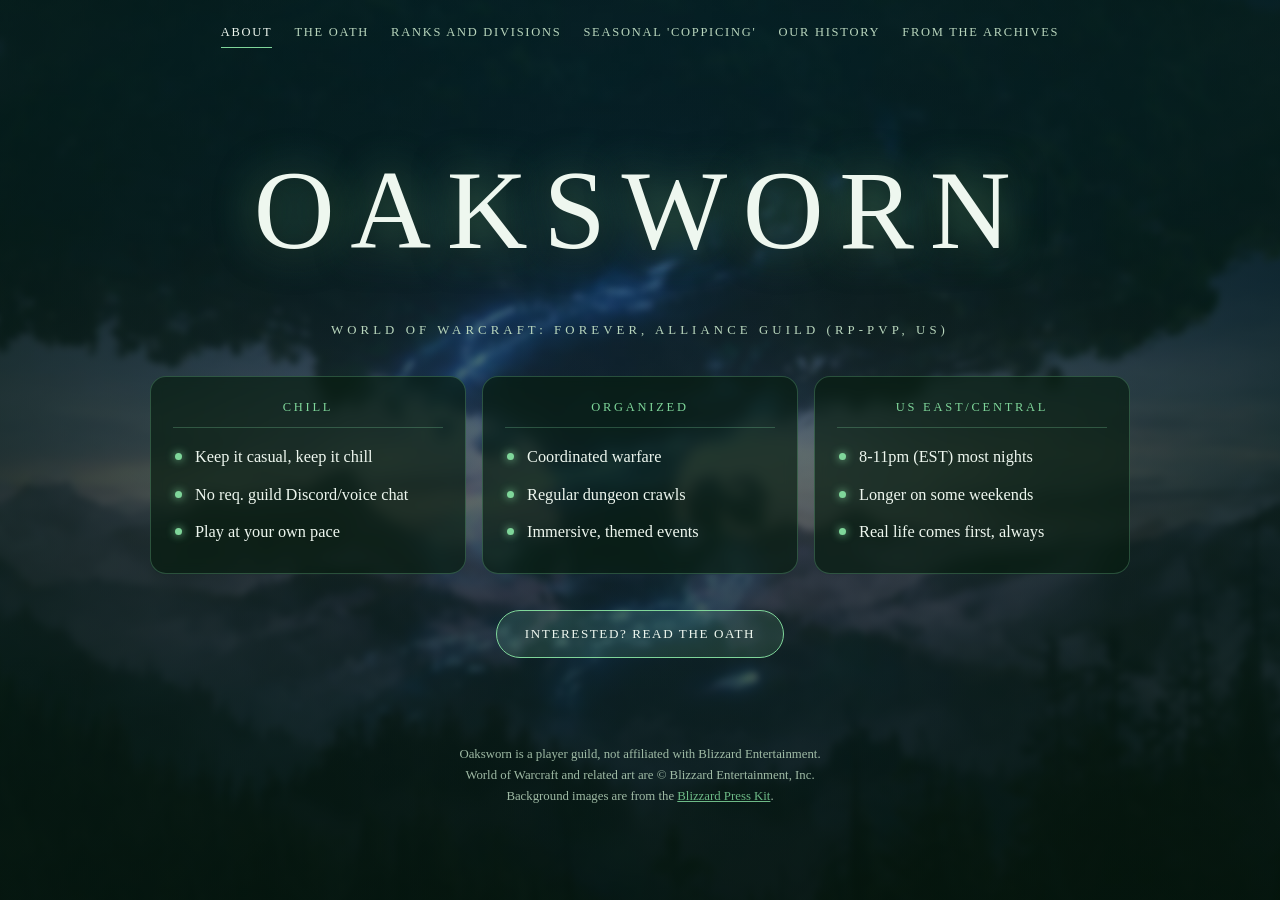
<file: index.html>
<!DOCTYPE html>
<html lang="en">
<head>
<meta charset="utf-8">
<meta name="viewport" content="width=device-width, initial-scale=1">
<title>Oaksworn | Alliance guild, WoW Forever</title>
<meta name="description" content="Oaksworn is a chill, casual Alliance guild in World of Warcraft: Forever, built around open-world PvP. We usually play 8-11pm Eastern.">
<meta property="og:title" content="Oaksworn">
<meta property="og:image" content="bg.jpg">
<link rel="icon" href="data:image/svg+xml,%3Csvg xmlns='http://www.w3.org/2000/svg' viewBox='0 0 100 100'%3E%3Ctext y='.9em' font-size='90'%3E%F0%9F%8C%B3%3C/text%3E%3C/svg%3E">
<link rel="stylesheet" href="styles.css">
<style>
.pillars{display:grid;gap:16px;grid-template-columns:repeat(auto-fit,minmax(230px,1fr));width:100%;max-width:980px;margin:34px 0 36px}
.pillar{background:var(--card);border:1px solid var(--line);border-radius:16px;padding:20px 22px 22px;backdrop-filter:blur(6px);-webkit-backdrop-filter:blur(6px);text-align:center}
.pillar h3{margin:0 0 10px;padding-bottom:10px;border-bottom:1px solid var(--line);font-weight:400;font-size:.78rem;letter-spacing:.22em;text-transform:uppercase;color:var(--glow)}
.pillar ul{list-style:none;margin:0;padding:0;text-align:left}
.pillar li{position:relative;margin:0;padding:7px 0 7px 22px;font-size:1.02rem;line-height:1.45}
.pillar li::before{content:"";position:absolute;left:2px;top:15px;width:7px;height:7px;border-radius:50%;background:var(--glow);box-shadow:0 0 8px var(--glow)}
</style>
</head>
<body class="home">
<nav><a href="index.html" class=on>About</a><a href="oath.html">The Oath</a><a href="ranks.html">Ranks and Divisions</a><a href="coppicing.html">Seasonal 'Coppicing'</a><a href="history.html">Our History</a><a href="archives.html">From the Archives</a></nav>
<header class="hero">
<h1>Oaksworn</h1>
<p class="eyebrow" style="margin:18px 0 0"> World of Warcraft: Forever, Alliance Guild (RP-PvP, US)</p>
<div class="pillars">
<div class="pillar"><h3>Chill</h3>
<ul>
<li>Keep it casual, keep it chill</li>
<li>No req. guild Discord/voice chat</li>
<li>Play at your own pace</li>
</ul></div>
<div class="pillar"><h3>Organized</h3>
<ul>
<li>Coordinated warfare</li>
<li>Regular dungeon crawls</li>
<li>Immersive, themed events</li>
</ul></div>
<div class="pillar"><h3>US East/Central</h3>
<ul>
<li>8-11pm (EST) most nights</li>
<li>Longer on some weekends</li>
<li>Real life comes first, always</li>
</ul></div>
</div>
<a class="btn" href="oath.html">Interested? Read the Oath</a>
</header>
<main class="wrap">
</main>
<footer>
Oaksworn is a player guild, not affiliated with Blizzard Entertainment.<br>
World of Warcraft and related art are &copy; Blizzard Entertainment, Inc.<br>
Background images are from the <a href="https://blizzard.gamespress.com/WoW-Forever-Launch-Press-Kit">Blizzard Press Kit</a>.
</footer>
</body>
</html>
</file>
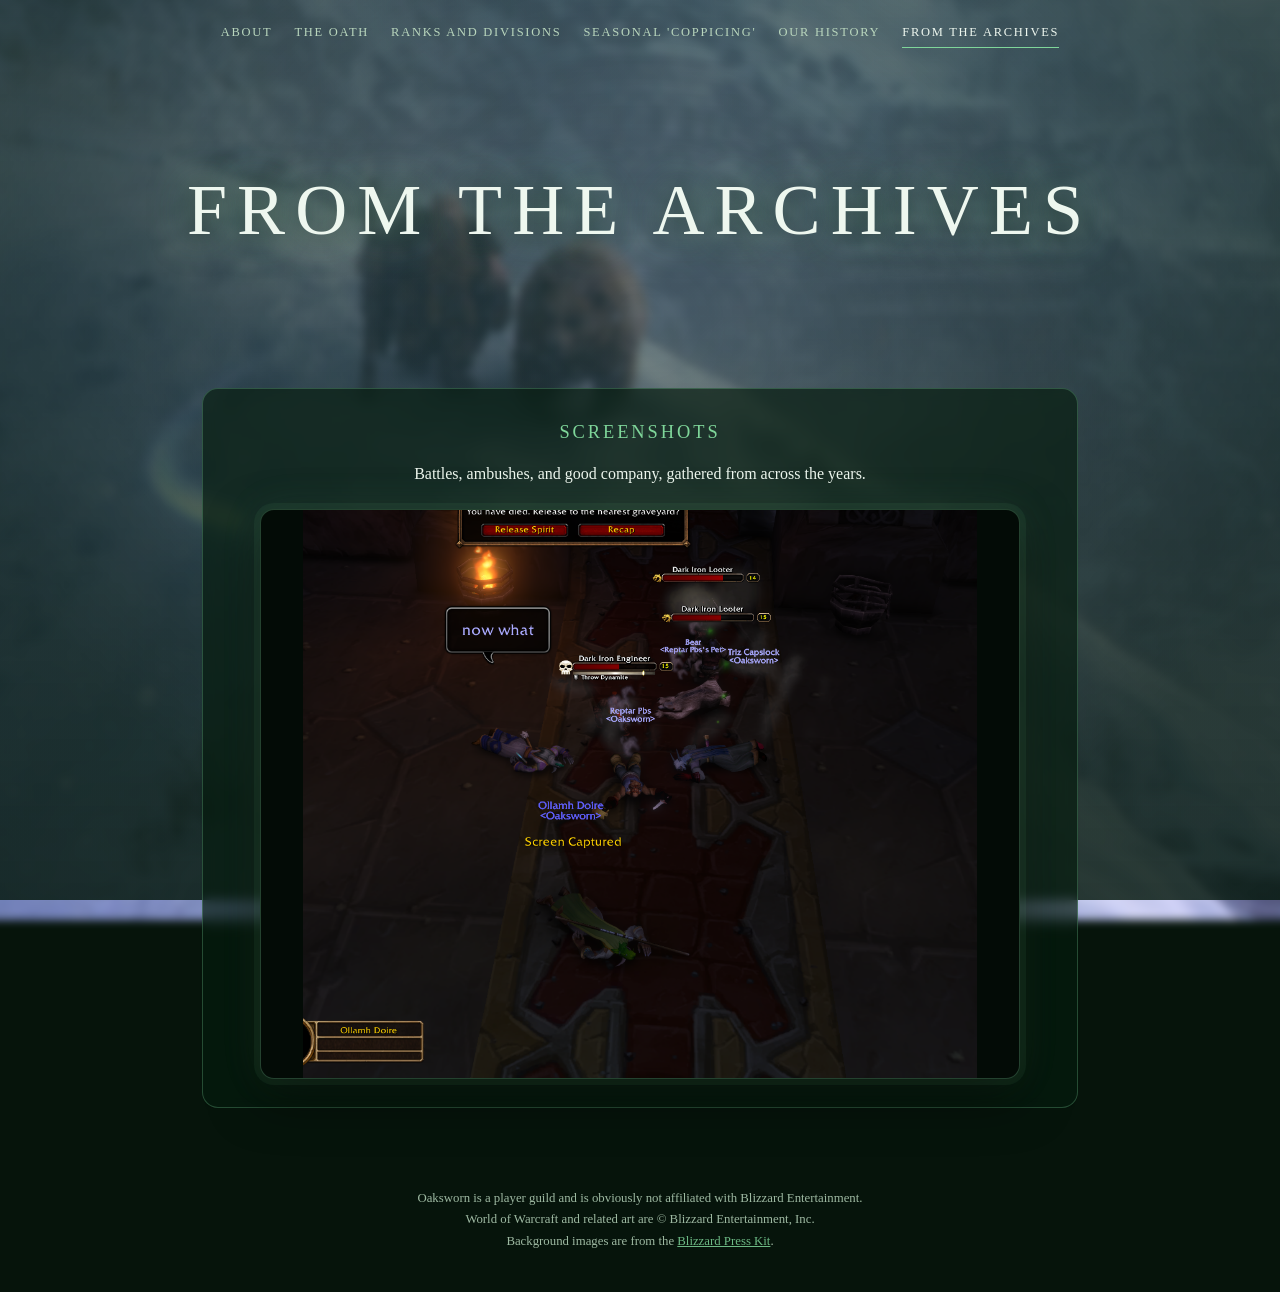
<file: archives.html>
<!DOCTYPE html>
<html lang="en">
<head>
<meta charset="utf-8">
<meta name="viewport" content="width=device-width, initial-scale=1">
<title>From the Archives | Oaksworn</title>
<meta name="description" content="Screenshots from the Oaksworn archives.">
<meta property="og:title" content="From the Archives | Oaksworn">
<meta property="og:image" content="bg.jpg">
<link rel="icon" href="data:image/svg+xml,%3Csvg xmlns='http://www.w3.org/2000/svg' viewBox='0 0 100 100'%3E%3Ctext y='.9em' font-size='90'%3E%F0%9F%8C%B3%3C/text%3E%3C/svg%3E">
<link rel="stylesheet" href="styles.css">
<style>
.slideshow{position:relative;max-width:760px;margin:22px auto 0}
.ss-frame{position:relative;aspect-ratio:4/3;border:1px solid var(--line);border-radius:14px;overflow:hidden;background:#030b06;box-shadow:0 0 0 6px rgba(127,214,154,.06),0 18px 50px rgba(0,0,0,.55),0 0 40px rgba(127,214,154,.12)}
.ss-slide{position:absolute;inset:0;margin:0;opacity:0;visibility:hidden;transition:opacity .7s ease,visibility .7s;outline:none}
.ss-slide.is-active{opacity:1;visibility:visible}
.ss-slide img{display:block;width:100%;height:100%;object-fit:contain}
.ss-slide figcaption{position:absolute;left:0;right:0;bottom:0;padding:48px 22px 18px;text-align:left;font-size:.95rem;font-style:italic;color:var(--ink);background:linear-gradient(to top,rgba(3,12,6,.94),rgba(3,12,6,0));opacity:0;transform:translateY(8px);transition:opacity .3s,transform .3s}
.ss-slide:hover figcaption,.ss-slide:focus figcaption{opacity:1;transform:none}
.ss-btn{position:absolute;top:50%;transform:translateY(-50%);z-index:3;width:42px;height:42px;padding:0 0 4px;border-radius:50%;border:1px solid var(--glow);background:rgba(6,20,11,.62);color:var(--ink);font-size:1.5rem;line-height:1;cursor:pointer;opacity:0;transition:opacity .25s,background .2s,box-shadow .2s}
.ss-btn.prev{left:12px}
.ss-btn.next{right:12px}
.ss-frame:hover .ss-btn,.ss-btn:focus-visible{opacity:1}
.ss-btn:hover{background:rgba(127,214,154,.30);box-shadow:0 0 18px rgba(127,214,154,.45)}
.ss-dots{display:flex;justify-content:center;gap:10px;margin:16px 0 0}
.ss-dot{width:10px;height:10px;padding:0;border-radius:50%;border:1px solid var(--glow);background:transparent;cursor:pointer;transition:background .2s,box-shadow .2s}
.ss-dot.on{background:var(--glow);box-shadow:0 0 10px var(--glow)}
.slideshow.single .ss-btn,.slideshow.single .ss-dots{display:none}
@media (hover:none){.ss-btn{opacity:1}.ss-slide figcaption{opacity:1;transform:none}}
@media (prefers-reduced-motion:reduce){.ss-slide,.ss-slide figcaption{transition:none}}
</style>
</head>
<body class="bg-archives">
<nav><a href="index.html">About</a><a href="oath.html">The Oath</a><a href="ranks.html">Ranks and Divisions</a><a href="coppicing.html">Seasonal 'Coppicing'</a><a href="history.html">Our History</a><a href="archives.html" class=on>From the Archives</a></nav>
<header class="hero small"><h1>From the Archives</h1></header>
<main class="wrap">
<section><div class="card" style="text-align:center">
<h2>Screenshots</h2>
<p>Battles, ambushes, and good company, gathered from across the years.</p>
<div class="slideshow" id="slideshow" role="region" aria-roledescription="carousel" aria-label="Guild screenshots">
<div class="ss-frame">
<!-- To add a screenshot: upload the image to the repository, then copy a whole figure block below and change the image and caption. -->
<figure class="ss-slide is-active" tabindex="0">
<img src="hall_of_thanes_wipe.png" alt="Oaksworn members lying dead on a red carpet in the Hall of Thanes, surrounded by Dark Iron mobs, with a chat bubble reading &quot;now what&quot;">
<figcaption>Testing the explosives after a successful Hall of Thanes run. 2026-11-24.</figcaption>
</figure>
<button class="ss-btn prev" type="button" aria-label="Previous screenshot">&#8249;</button>
<button class="ss-btn next" type="button" aria-label="Next screenshot">&#8250;</button>
</div>
<div class="ss-dots"></div>
</div>
</div></section>
<!-- To add a screenshot: upload the image to the repository, then add a figure inside this grid, e.g.
<section><div class="gallery">
<figure><img src="my-screenshot.jpg" alt="Description"><figcaption>Caption, date</figcaption></figure>
</div></section> -->
</main>
<footer>
Oaksworn is a player guild and is obviously not affiliated with Blizzard Entertainment.<br>
World of Warcraft and related art are &copy; Blizzard Entertainment, Inc.<br>
Background images are from the <a href="https://blizzard.gamespress.com/WoW-Forever-Launch-Press-Kit">Blizzard Press Kit</a>.
</footer>
<script>
(function(){
var root=document.getElementById('slideshow');if(!root)return;
var slides=root.querySelectorAll('.ss-slide'),dots=root.querySelector('.ss-dots'),i=0,timer=null;
if(slides.length<2)root.classList.add('single');
slides.forEach(function(_,n){var b=document.createElement('button');b.type='button';b.className='ss-dot';b.setAttribute('aria-label','Show screenshot '+(n+1));b.onclick=function(){go(n);};dots.appendChild(b);});
function go(n){i=(n+slides.length)%slides.length;slides.forEach(function(s,k){s.classList.toggle('is-active',k===i);});for(var k=0;k<dots.children.length;k++)dots.children[k].classList.toggle('on',k===i);}
function stop(){if(timer){clearInterval(timer);timer=null;}}
function start(){stop();if(slides.length>1&&!matchMedia('(prefers-reduced-motion: reduce)').matches)timer=setInterval(function(){go(i+1);},7000);}
root.querySelector('.prev').onclick=function(){go(i-1);};
root.querySelector('.next').onclick=function(){go(i+1);};
root.addEventListener('keydown',function(e){if(e.key==='ArrowLeft')go(i-1);if(e.key==='ArrowRight')go(i+1);});
root.addEventListener('mouseenter',stop);root.addEventListener('mouseleave',start);root.addEventListener('focusin',stop);root.addEventListener('focusout',start);
go(0);start();
})();
</script>
</body>
</html>
</file>
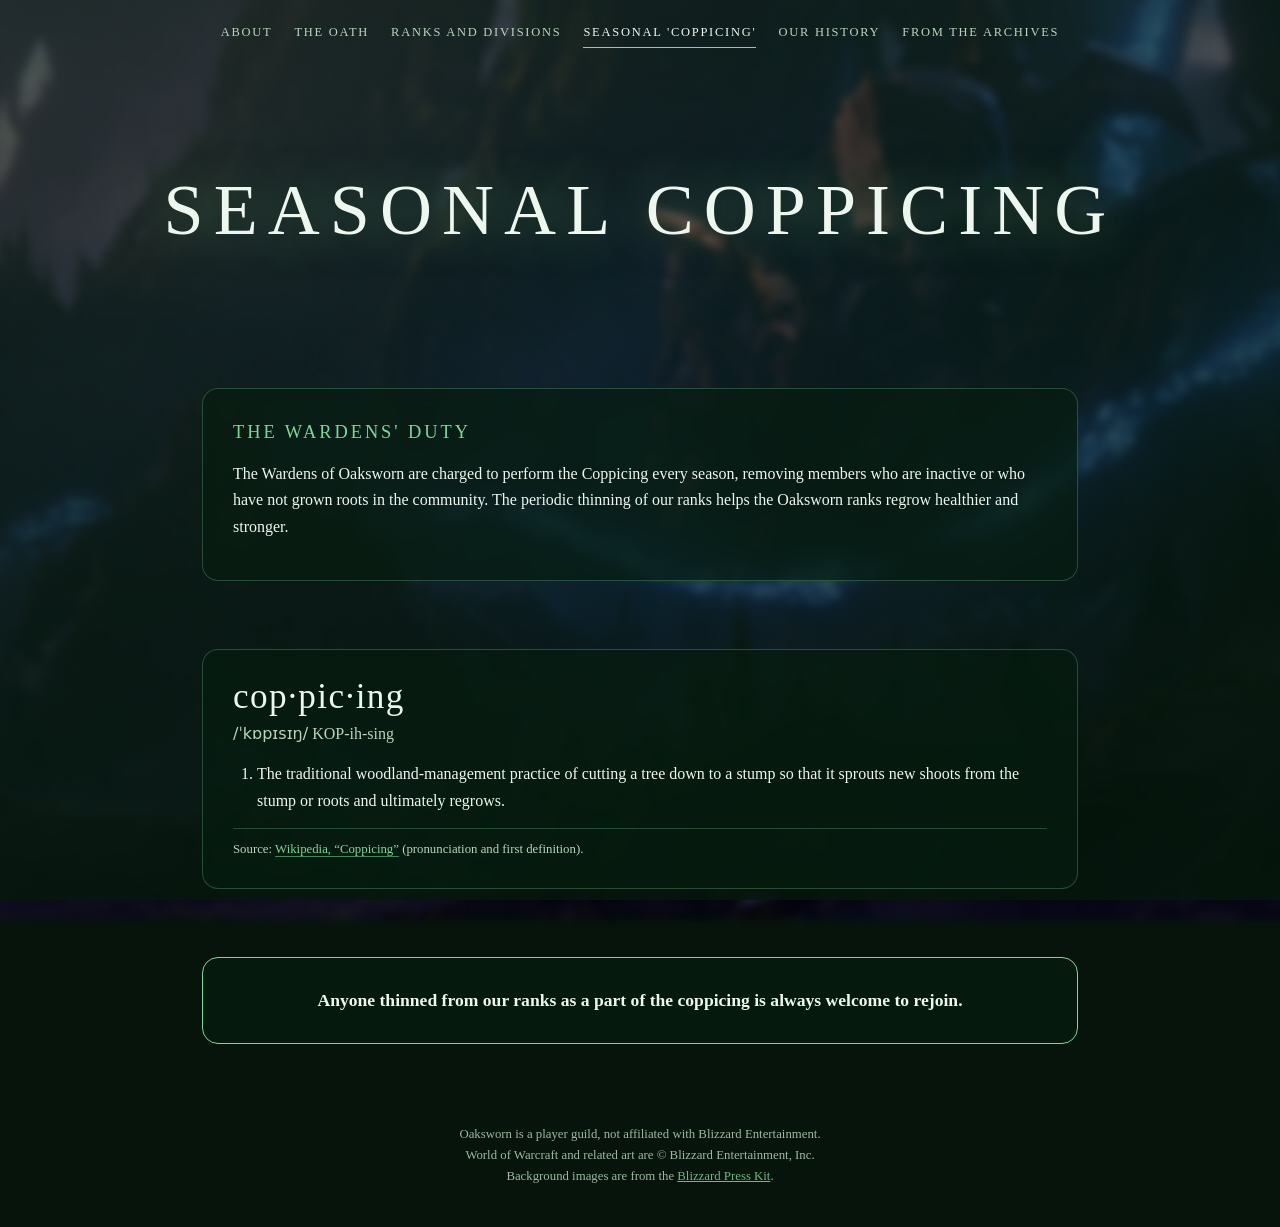
<file: coppicing.html>
<!DOCTYPE html>
<html lang="en">
<head>
<meta charset="utf-8">
<meta name="viewport" content="width=device-width, initial-scale=1">
<title>Seasonal "Coppicing" | Oaksworn</title>
<meta name="description" content="Oaksworn is an Alliance guild in World of Warcraft: Forever, built around open-world PvP.">
<meta property="og:title" content="Oaksworn">
<meta property="og:image" content="bg.jpg">
<link rel="icon" href="data:image/svg+xml,%3Csvg xmlns='http://www.w3.org/2000/svg' viewBox='0 0 100 100'%3E%3Ctext y='.9em' font-size='90'%3E%F0%9F%8C%B3%3C/text%3E%3C/svg%3E">
<link rel="stylesheet" href="styles.css">
</head>
<body class="bg-coppicing">
<nav><a href="index.html">About</a><a href="oath.html">The Oath</a><a href="ranks.html">Ranks and Divisions</a><a href="coppicing.html" class=on>Seasonal 'Coppicing'</a><a href="history.html">Our History</a><a href="archives.html">From the Archives</a></nav>
<header class="hero small"><h1>Seasonal Coppicing</h1></header>
<main class="wrap">
<section>
<div class="card"><h2>The Wardens' duty</h2>
<p>The Wardens of Oaksworn are charged to perform the Coppicing every season, removing members who are inactive or who have not grown roots in the community. The periodic thinning of our ranks helps the Oaksworn ranks regrow healthier and stronger.</p></div>
</section>
<section id="coppicing">
<div class="card dict">
<p class="dict-word">cop&middot;pic&middot;ing</p>
<p class="dict-pron"><span>/ˈkɒpɪsɪŋ/</span> <span>KOP-ih-sing</span></p>
<ol class="dict-defs">
<li>The traditional woodland-management practice of cutting a tree down to a stump so that it sprouts new shoots from the stump or roots and ultimately regrows.</li>
</ol>
<p class="dict-src">Source: <a href="https://en.wikipedia.org/wiki/Coppicing">Wikipedia, &ldquo;Coppicing&rdquo;</a> (pronunciation and first definition).</p>
</div>
</section>
<section>
<div class="card welcome"><p><b>Anyone thinned from our ranks as a part of the coppicing is always welcome to rejoin.</b></p></div>
</section>
</main>
<footer>
Oaksworn is a player guild, not affiliated with Blizzard Entertainment.<br>
World of Warcraft and related art are &copy; Blizzard Entertainment, Inc.<br>
Background images are from the <a href="https://blizzard.gamespress.com/WoW-Forever-Launch-Press-Kit">Blizzard Press Kit</a>.
</footer>
</body>
</html>
</file>
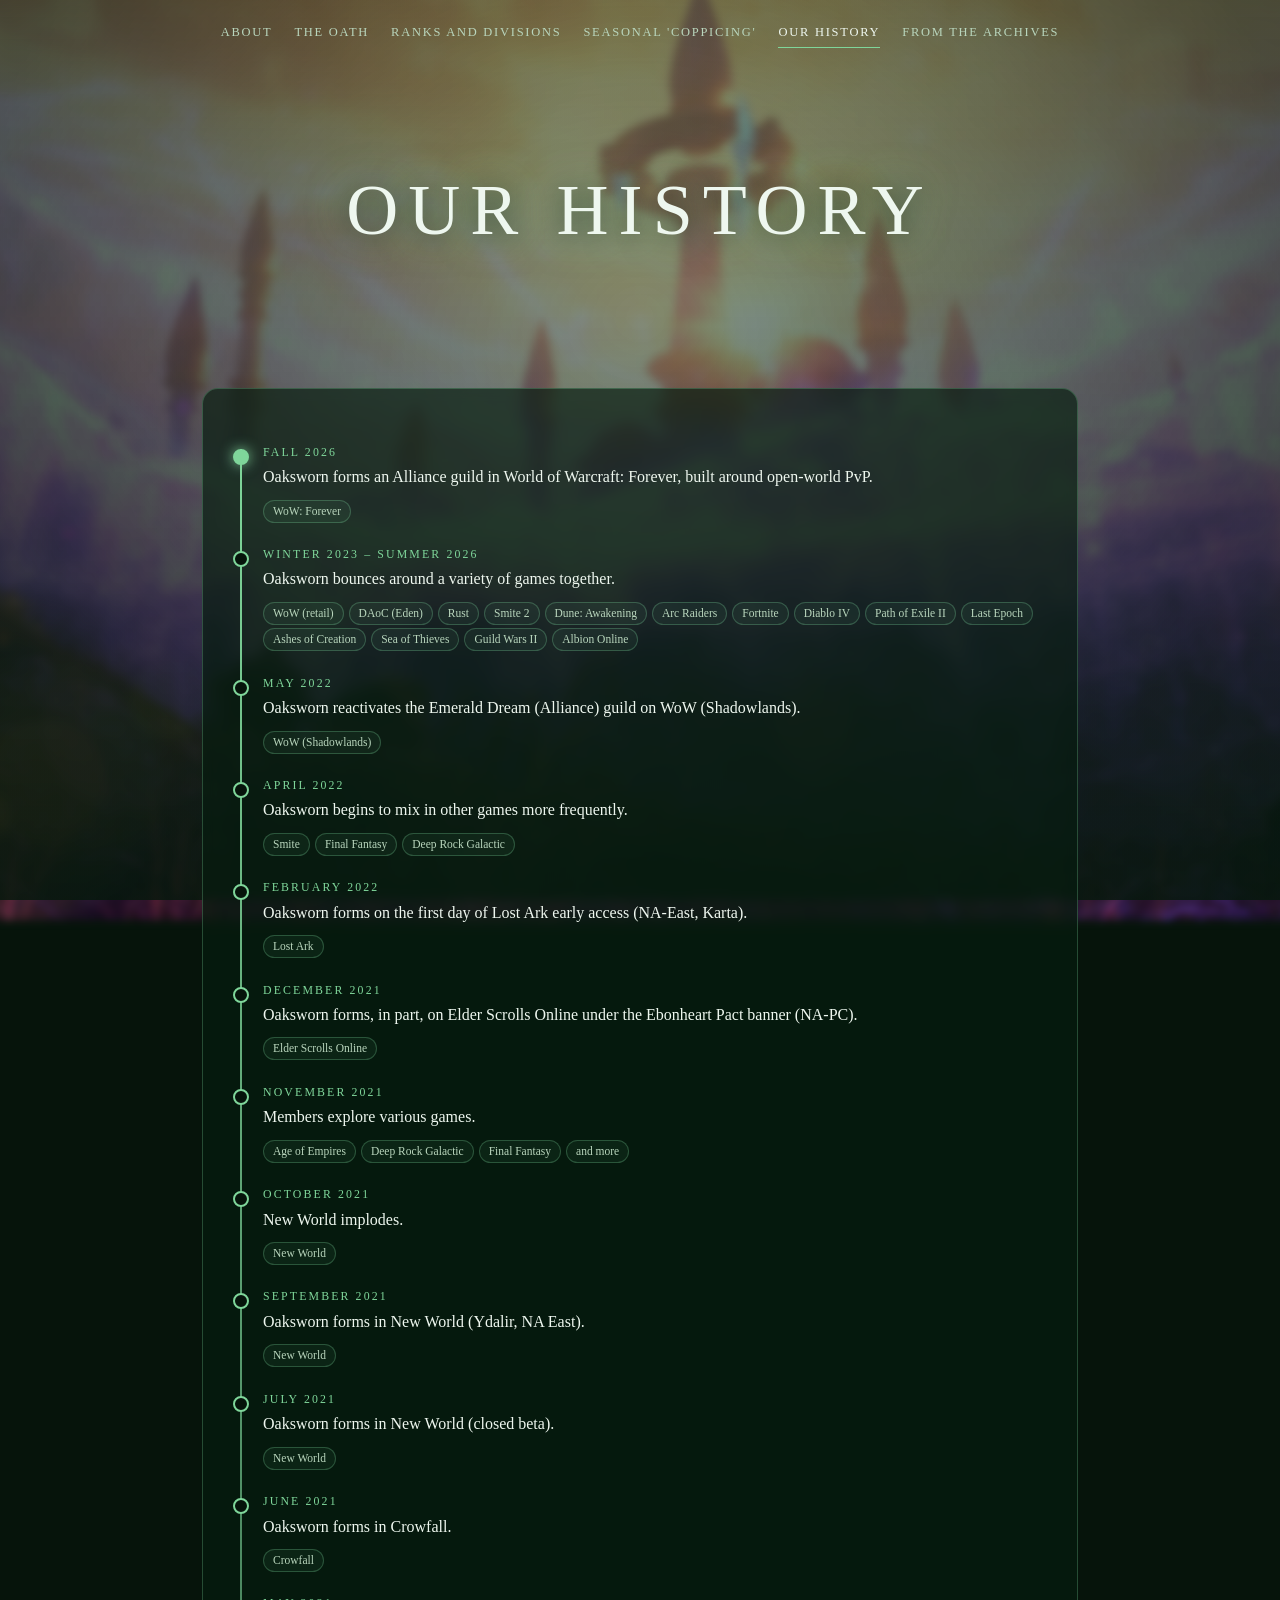
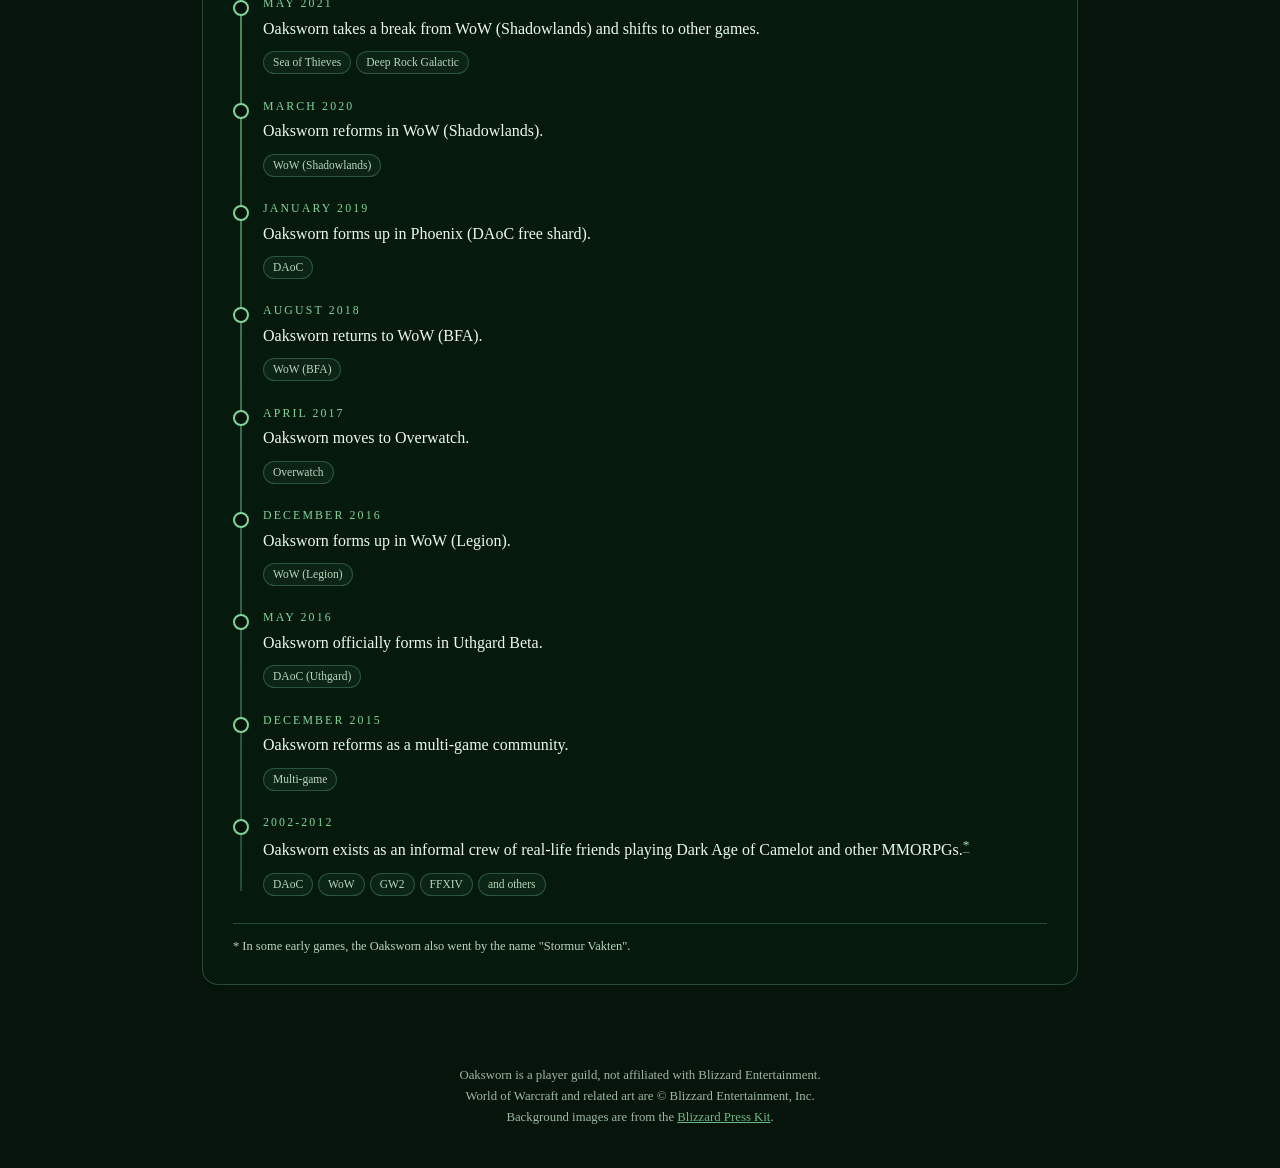
<file: history.html>
<!DOCTYPE html>
<html lang="en">
<head>
<meta charset="utf-8">
<meta name="viewport" content="width=device-width, initial-scale=1">
<title>Our History | Oaksworn</title>
<meta name="description" content="Oaksworn is an Alliance guild in World of Warcraft: Forever, built around open-world PvP.">
<meta property="og:title" content="Oaksworn">
<meta property="og:image" content="bg.jpg">
<link rel="icon" href="data:image/svg+xml,%3Csvg xmlns='http://www.w3.org/2000/svg' viewBox='0 0 100 100'%3E%3Ctext y='.9em' font-size='90'%3E%F0%9F%8C%B3%3C/text%3E%3C/svg%3E">
<link rel="stylesheet" href="styles.css">
<style>
.timeline{list-style:none;margin:26px 0 0;padding:0 0 0 30px;position:relative;text-align:left}
.timeline::before{content:"";position:absolute;left:7px;top:6px;bottom:6px;width:2px;background:linear-gradient(to bottom,var(--glow),var(--line))}
.tl-item{position:relative;margin:0 0 22px;padding:0}
.tl-item::before{content:"";position:absolute;left:-30px;top:6px;width:12px;height:12px;border-radius:50%;background:#06140b;border:2px solid var(--glow)}
.tl-item.now::before{background:var(--glow);box-shadow:0 0 14px var(--glow)}
.tl-date{display:block;font-size:.74rem;letter-spacing:.18em;text-transform:uppercase;color:var(--glow)}
.tl-text{margin:2px 0 0;font-size:1rem}
.tl-games{margin:6px 0 0}
.tl-games span{display:inline-block;margin:3px 5px 0 0;padding:1px 9px;border:1px solid var(--line);border-radius:999px;font-size:.72rem;color:var(--soft);background:rgba(127,214,154,.06)}
.tl-foot{text-align:left;font-size:.78rem;color:var(--soft);margin:26px 0 0;padding-top:12px;border-top:1px solid var(--line)}
</style>
</head>
<body class="bg-history">
<nav><a href="index.html">About</a><a href="oath.html">The Oath</a><a href="ranks.html">Ranks and Divisions</a><a href="coppicing.html">Seasonal 'Coppicing'</a><a href="history.html" class=on>Our History</a><a href="archives.html">From the Archives</a></nav>
<header class="hero small"><h1>Our History</h1></header>
<main class="wrap">
<section><div class="card" style="text-align:center">
<ol class="timeline">
<li class="tl-item now">
<span class="tl-date">Fall 2026</span>
<p class="tl-text">Oaksworn forms an Alliance guild in World of Warcraft: Forever, built around open-world PvP.</p>
<p class="tl-games"><span>WoW: Forever</span></p>
</li>
<li class="tl-item">
<span class="tl-date">Winter 2023 – Summer 2026</span>
<p class="tl-text">Oaksworn bounces around a variety of games together.</p>
<p class="tl-games"><span>WoW (retail)</span><span>DAoC (Eden)</span><span>Rust</span><span>Smite 2</span><span>Dune: Awakening</span><span>Arc Raiders</span><span>Fortnite</span><span>Diablo IV</span><span>Path of Exile II</span><span>Last Epoch</span><span>Ashes of Creation</span><span>Sea of Thieves</span><span>Guild Wars II</span><span>Albion Online</span></p>
</li>
<li class="tl-item">
<span class="tl-date">May 2022</span>
<p class="tl-text">Oaksworn reactivates the Emerald Dream (Alliance) guild on WoW (Shadowlands).</p>
<p class="tl-games"><span>WoW (Shadowlands)</span></p>
</li>
<li class="tl-item">
<span class="tl-date">April 2022</span>
<p class="tl-text">Oaksworn begins to mix in other games more frequently.</p>
<p class="tl-games"><span>Smite</span><span>Final Fantasy</span><span>Deep Rock Galactic</span></p>
</li>
<li class="tl-item">
<span class="tl-date">February 2022</span>
<p class="tl-text">Oaksworn forms on the first day of Lost Ark early access (NA-East, Karta).</p>
<p class="tl-games"><span>Lost Ark</span></p>
</li>
<li class="tl-item">
<span class="tl-date">December 2021</span>
<p class="tl-text">Oaksworn forms, in part, on Elder Scrolls Online under the Ebonheart Pact banner (NA-PC).</p>
<p class="tl-games"><span>Elder Scrolls Online</span></p>
</li>
<li class="tl-item">
<span class="tl-date">November 2021</span>
<p class="tl-text">Members explore various games.</p>
<p class="tl-games"><span>Age of Empires</span><span>Deep Rock Galactic</span><span>Final Fantasy</span><span>and more</span></p>
</li>
<li class="tl-item">
<span class="tl-date">October 2021</span>
<p class="tl-text">New World implodes.</p>
<p class="tl-games"><span>New World</span></p>
</li>
<li class="tl-item">
<span class="tl-date">September 2021</span>
<p class="tl-text">Oaksworn forms in New World (Ydalir, NA East).</p>
<p class="tl-games"><span>New World</span></p>
</li>
<li class="tl-item">
<span class="tl-date">July 2021</span>
<p class="tl-text">Oaksworn forms in New World (closed beta).</p>
<p class="tl-games"><span>New World</span></p>
</li>
<li class="tl-item">
<span class="tl-date">June 2021</span>
<p class="tl-text">Oaksworn forms in Crowfall.</p>
<p class="tl-games"><span>Crowfall</span></p>
</li>
<li class="tl-item">
<span class="tl-date">May 2021</span>
<p class="tl-text">Oaksworn takes a break from WoW (Shadowlands) and shifts to other games.</p>
<p class="tl-games"><span>Sea of Thieves</span><span>Deep Rock Galactic</span></p>
</li>
<li class="tl-item">
<span class="tl-date">March 2020</span>
<p class="tl-text">Oaksworn reforms in WoW (Shadowlands).</p>
<p class="tl-games"><span>WoW (Shadowlands)</span></p>
</li>
<li class="tl-item">
<span class="tl-date">January 2019</span>
<p class="tl-text">Oaksworn forms up in Phoenix (DAoC free shard).</p>
<p class="tl-games"><span>DAoC</span></p>
</li>
<li class="tl-item">
<span class="tl-date">August 2018</span>
<p class="tl-text">Oaksworn returns to WoW (BFA).</p>
<p class="tl-games"><span>WoW (BFA)</span></p>
</li>
<li class="tl-item">
<span class="tl-date">April 2017</span>
<p class="tl-text">Oaksworn moves to Overwatch.</p>
<p class="tl-games"><span>Overwatch</span></p>
</li>
<li class="tl-item">
<span class="tl-date">December 2016</span>
<p class="tl-text">Oaksworn forms up in WoW (Legion).</p>
<p class="tl-games"><span>WoW (Legion)</span></p>
</li>
<li class="tl-item">
<span class="tl-date">May 2016</span>
<p class="tl-text">Oaksworn officially forms in Uthgard Beta.</p>
<p class="tl-games"><span>DAoC (Uthgard)</span></p>
</li>
<li class="tl-item">
<span class="tl-date">December 2015</span>
<p class="tl-text">Oaksworn reforms as a multi-game community.</p>
<p class="tl-games"><span>Multi-game</span></p>
</li>
<li class="tl-item">
<span class="tl-date">2002-2012</span>
<p class="tl-text">Oaksworn exists as an informal crew of real-life friends playing Dark Age of Camelot and other MMORPGs.<sup><a href="#fn1">*</a></sup></p>
<p class="tl-games"><span>DAoC</span><span>WoW</span><span>GW2</span><span>FFXIV</span><span>and others</span></p>
</li>
</ol>
<p id="fn1" class="tl-foot">* In some early games, the Oaksworn also went by the name &quot;Stormur Vakten&quot;.</p>
</div></section>
</main>
<footer>
Oaksworn is a player guild, not affiliated with Blizzard Entertainment.<br>
World of Warcraft and related art are &copy; Blizzard Entertainment, Inc.<br>
Background images are from the <a href="https://blizzard.gamespress.com/WoW-Forever-Launch-Press-Kit">Blizzard Press Kit</a>.
</footer>
</body>
</html>
</file>
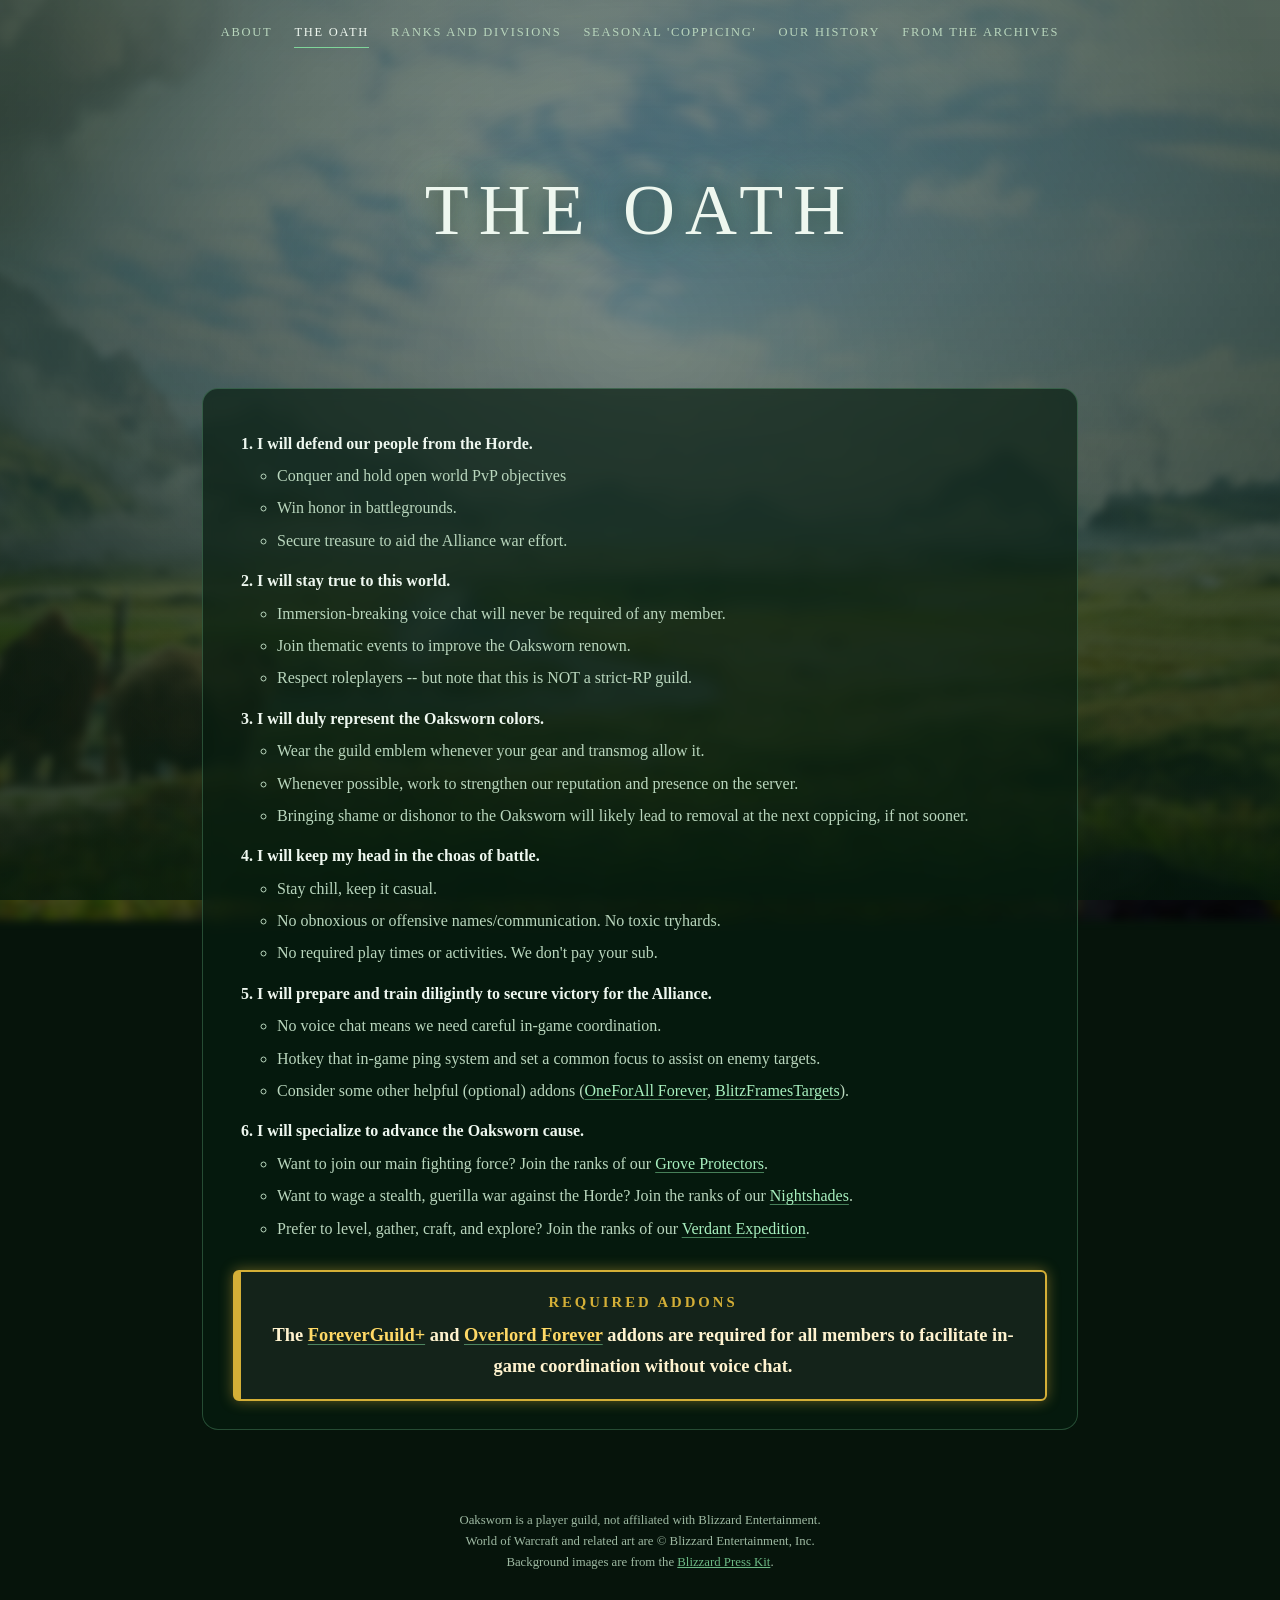
<file: oath.html>
<!DOCTYPE html>
<html lang="en">
<head>
<meta charset="utf-8">
<meta name="viewport" content="width=device-width, initial-scale=1">
<title>The Oath | Oaksworn</title>
<meta name="description" content="The Oath of the Oaksworn, an Alliance guild in World of Warcraft: Forever, built around open-world PvP.">
<meta property="og:title" content="The Oath | Oaksworn">
<meta property="og:image" content="bg.jpg">
<link rel="icon" href="data:image/svg+xml,%3Csvg xmlns='http://www.w3.org/2000/svg' viewBox='0 0 100 100'%3E%3Ctext y='.9em' font-size='90'%3E%F0%9F%8C%B3%3C/text%3E%3C/svg%3E">
<link rel="stylesheet" href="styles.css">
</head>
<body class="bg-oath">
<nav><a href="index.html">About</a><a href="oath.html" class=on>The Oath</a><a href="ranks.html">Ranks and Divisions</a><a href="coppicing.html">Seasonal 'Coppicing'</a><a href="history.html">Our History</a><a href="archives.html">From the Archives</a></nav>
<header class="hero small"><h1>The Oath</h1></header>
<main class="wrap">
<section id="rules"><div class="card">
<ol class="rules">
<li>I will defend our people from the Horde.
<ul>
<li>Conquer and hold open world PvP objectives</li>
<li>Win honor in battlegrounds.</li>
<li>Secure treasure to aid the Alliance war effort.</li>
</ul></li>
<li>I will stay true to this world.
<ul>
<li>Immersion-breaking voice chat will never be required of any member.</li>
<li>Join thematic events to improve the Oaksworn renown.</li>
<li>Respect roleplayers -- but note that this is NOT a strict-RP guild.</li>
</ul></li>
<li>I will duly represent the Oaksworn colors.
<ul>
<li>Wear the guild emblem whenever your gear and transmog allow it.</li>
<li>Whenever possible, work to strengthen our reputation and presence on the server.</li>
<li>Bringing shame or dishonor to the Oaksworn will likely lead to removal at the next coppicing, if not sooner.</li>
</ul></li>
<li>I will keep my head in the choas of battle.
<ul>
<li>Stay chill, keep it casual.</li>
<li>No obnoxious or offensive names/communication. No toxic tryhards.</li>
<li>No required play times or activities. We don't pay your sub.</li>
</ul></li>
<li>I will prepare and train diligintly to secure victory for the Alliance.
<ul>
<li>No voice chat means we need careful in-game coordination.</li>
<li>Hotkey that in-game ping system and set a common focus to assist on enemy targets.</li>
<li>Consider some other helpful (optional) addons (<a href="https://www.curseforge.com/wow/addons/oneforall-forever" target="_blank" rel="noopener">OneForAll Forever</a>, <a href="https://www.curseforge.com/wow/addons/blitzframestargets" target="_blank" rel="noopener">BlitzFramesTargets</a>).</li>
</ul></li>
<li>I will specialize to advance the Oaksworn cause.
<ul>
<li>Want to join our main fighting force? Join the ranks of our <a href="ranks.html">Grove Protectors</a>.</li>
<li>Want to wage a stealth, guerilla war against the Horde? Join the ranks of our <a href="ranks.html">Nightshades</a>.</li>
<li>Prefer to level, gather, craft, and explore? Join the ranks of our <a href="ranks.html">Verdant Expedition</a>.</li>
</ul></li>
</ol><div style="margin-top:28px;padding:18px 22px;background:#14231a;border:2px solid #d4af37;border-left:8px solid #d4af37;border-radius:6px;color:#fff3cf;font-size:1.15em;font-weight:bold;text-align:center;box-shadow:0 0 14px rgba(212,175,55,0.45);"><span style="display:block;color:#d4af37;font-size:0.8em;letter-spacing:3px;text-transform:uppercase;margin-bottom:6px;">Required Addons</span>The <a style="color:#ffd966;" href="https://www.curseforge.com/wow/addons/foreverguildplus" target="_blank" rel="noopener">ForeverGuild+</a> and <a style="color:#ffd966;" href="https://www.curseforge.com/wow/addons/overlord-forever" target="_blank" rel="noopener">Overlord Forever</a> addons are required for all members to facilitate in-game coordination without voice chat.</div>
</div></section>
</main>
<footer>
Oaksworn is a player guild, not affiliated with Blizzard Entertainment.<br>
World of Warcraft and related art are &copy; Blizzard Entertainment, Inc.<br>
Background images are from the <a href="https://blizzard.gamespress.com/WoW-Forever-Launch-Press-Kit">Blizzard Press Kit</a>.
</footer>
</body>
</html>
</file>
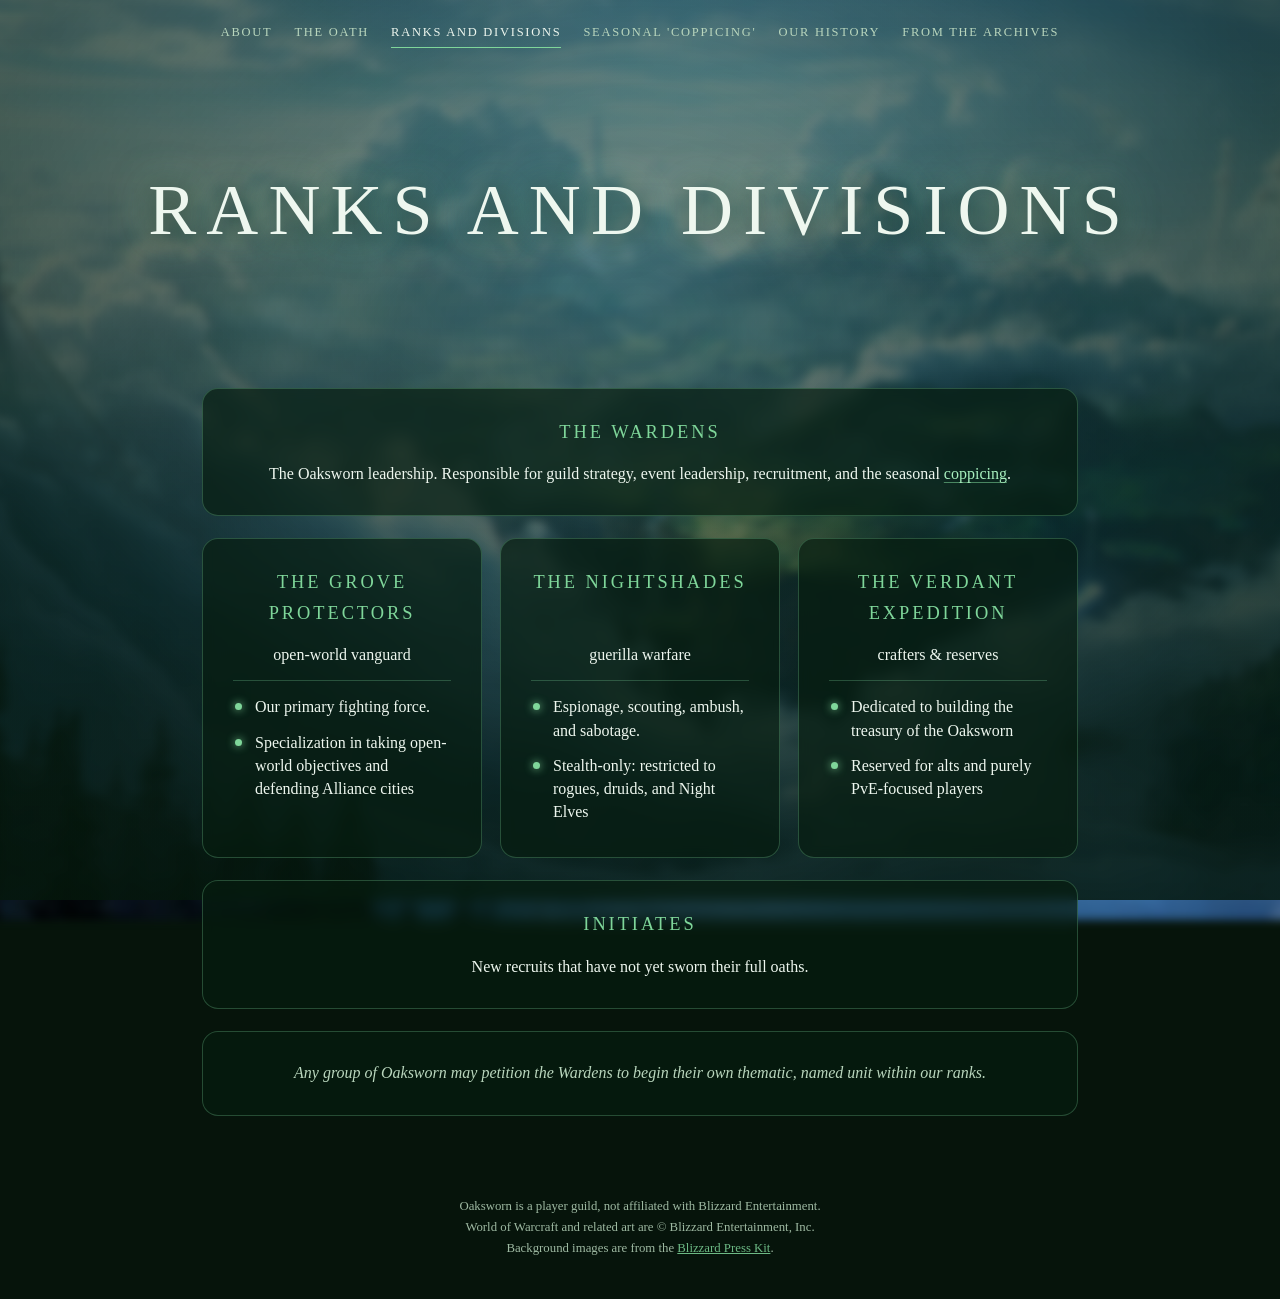
<file: ranks.html>
<!DOCTYPE html>
<html lang="en">
<head>
<meta charset="utf-8">
<meta name="viewport" content="width=device-width, initial-scale=1">
<title>Ranks and Divisions | Oaksworn</title>
<meta name="description" content="Oaksworn is an Alliance guild in World of Warcraft: Forever, built around open-world PvP.">
<meta property="og:title" content="Oaksworn">
<meta property="og:image" content="bg.jpg">
<link rel="icon" href="data:image/svg+xml,%3Csvg xmlns='http://www.w3.org/2000/svg' viewBox='0 0 100 100'%3E%3Ctext y='.9em' font-size='90'%3E%F0%9F%8C%B3%3C/text%3E%3C/svg%3E">
<link rel="stylesheet" href="styles.css">
<style>
.lead{margin:0 0 12px;color:var(--ink);text-align:center}
.points{list-style:none;margin:0;padding:8px 0 0;border-top:1px solid var(--line);text-align:left}
.points li{position:relative;margin:0;padding:6px 0 6px 22px;line-height:1.45}
.points li::before{content:"";position:absolute;left:2px;top:14px;width:7px;height:7px;border-radius:50%;background:var(--glow);box-shadow:0 0 8px var(--glow)}
/* the three divisions share rows so titles, intros, and bullets line up */
#ranks .grid{row-gap:0;margin-bottom:-18px}
#ranks .grid .card{display:grid;grid-template-rows:subgrid;grid-row:span 3;row-gap:0;margin-bottom:18px;align-content:start}
#ranks .grid .card h2{align-self:start}
</style>
</head>
<body class="bg-ranks">
<nav><a href="index.html">About</a><a href="oath.html">The Oath</a><a href="ranks.html" class=on>Ranks and Divisions</a><a href="coppicing.html">Seasonal 'Coppicing'</a><a href="history.html">Our History</a><a href="archives.html">From the Archives</a></nav>
<header class="hero small"><h1>Ranks and Divisions</h1></header>
<main class="wrap">
<section id="ranks">
<div class="tier"><div class="card"><h2>The Wardens</h2>
<p class="lead" style="margin:0">The Oaksworn leadership. Responsible for guild strategy, event leadership, recruitment, and the seasonal <a href="coppicing.html">coppicing</a>.</p></div></div>

<div class="tier"><div class="grid">
<div class="card"><h2>The Grove Protectors</h2>
<p class="lead">open-world vanguard</p>
<ul class="points">
<li>Our primary fighting force.</li>
<li>Specialization in taking open-world objectives and defending Alliance cities</li>
</ul></div>
<div class="card"><h2>The Nightshades</h2>
<p class="lead">guerilla warfare</p>
<ul class="points">
<li>Espionage, scouting, ambush, and sabotage.</li>
<li>Stealth-only: restricted to rogues, druids, and Night Elves</li>
</ul></div>
<div class="card"><h2>The Verdant Expedition</h2>
<p class="lead">crafters & reserves</p>
<ul class="points">
<li>Dedicated to building the treasury of the Oaksworn</li>
<li>Reserved for alts and purely PvE-focused players</li>
</ul></div>
</div></div>

<div class="tier"><div class="card"><h2>Initiates</h2>
<p class="lead" style="margin:0">New recruits that have not yet sworn their full oaths.</p></div></div>

<div class="card"><p class="note" style="margin:0;text-align:center">Any group of Oaksworn may petition the Wardens to begin their own thematic, named unit within our ranks.</p></div>
</section>
</main>
<footer>
Oaksworn is a player guild, not affiliated with Blizzard Entertainment.<br>
World of Warcraft and related art are &copy; Blizzard Entertainment, Inc.<br>
Background images are from the <a href="https://blizzard.gamespress.com/WoW-Forever-Launch-Press-Kit">Blizzard Press Kit</a>.
</footer>
</body>
</html>
</file>
<file: styles.css>
:root {
    --ink: #eef7ef;
    --soft: #b9d6bd;
    --glow: #7fd69a;
    --card: rgba(7, 28, 16, 0.68);
    --line: rgba(130, 225, 165, 0.26);
  }
  * { box-sizing: border-box; }
  html { scroll-behavior: smooth; }
  body {
    margin: 0;
    color: var(--ink);
    font-family: Georgia, "Palatino Linotype", Palatino, "Book Antiqua", serif;
    line-height: 1.65;
    background: #06140b;
  }
  /* Slightly blurred full-page background image */
  body::before {
    content: "";
    position: fixed;
    inset: -20px;
    z-index: -2;
    background: radial-gradient(ellipse at 50% 0%, #17462a, #06140b 70%);
    filter: blur(3px) saturate(1.05);
  }
  /* Dark wash so text stays readable */
  body::after {
    content: "";
    position: fixed;
    inset: 0;
    z-index: -1;
    background:
      radial-gradient(ellipse at 50% 35%, rgba(6,30,14,0.15), rgba(5,24,12,0.55) 75%),
      linear-gradient(to bottom, rgba(10,60,28,0.30), rgba(5,24,12,0.62));
  }
  .wrap { max-width: 920px; margin: 0 auto; padding: 0 22px; }

  header.hero {
    min-height: 70vh;
    display: flex;
    flex-direction: column;
    justify-content: center;
    align-items: center;
    text-align: center;
    padding: 70px 22px 40px;
  }
  .eyebrow {
    letter-spacing: 0.32em;
    text-transform: uppercase;
    font-size: 0.8rem;
    color: var(--soft);
    margin: 0 0 14px;
  }
  h1 {
    font-size: clamp(3rem, 12vw, 7rem);
    letter-spacing: 0.14em;
    text-transform: uppercase;
    margin: 0;
    font-weight: 400;
    text-shadow: 0 0 40px rgba(127,214,154,0.55), 0 2px 24px rgba(0,0,0,0.6);
  }
  .tagline {
    font-style: italic;
    font-size: clamp(1.05rem, 2.6vw, 1.4rem);
    color: var(--soft);
    margin: 14px 0 34px;
    text-shadow: 0 2px 14px rgba(0,0,0,0.7);
  }
  .btn {
    display: inline-block;
    padding: 12px 28px;
    border: 1px solid var(--glow);
    border-radius: 999px;
    color: var(--ink);
    text-decoration: none;
    letter-spacing: 0.12em;
    text-transform: uppercase;
    font-size: 0.82rem;
    background: rgba(127,214,154,0.14);
    transition: background .2s, box-shadow .2s;
  }
  .btn:hover { background: rgba(127,214,154,0.30); box-shadow: 0 0 24px rgba(127,214,154,0.4); }

  section { padding: 34px 0; }
  .card {
    background: var(--card);
    border: 1px solid var(--line);
    border-radius: 16px;
    padding: 28px 30px;
    backdrop-filter: blur(6px);
    -webkit-backdrop-filter: blur(6px);
  }
  h2 {
    font-weight: 400;
    letter-spacing: 0.16em;
    text-transform: uppercase;
    font-size: 1.15rem;
    margin: 0 0 14px;
    color: var(--glow);
  }
  p { margin: 0 0 12px; }
  ul { margin: 0; padding-left: 20px; }
  li { margin: 6px 0; }
  .grid { display: grid; gap: 18px; grid-template-columns: repeat(auto-fit, minmax(260px, 1fr)); }
  .rank { display: flex; justify-content: space-between; gap: 16px; padding: 9px 0; border-bottom: 1px solid var(--line); }
  .rank:last-child { border-bottom: 0; }
  .rank b { font-weight: 400; letter-spacing: 0.05em; }
  .rank span { color: var(--soft); font-size: 0.95rem; text-align: right; }
  .pill {
    display: inline-block; margin: 4px 6px 0 0; padding: 3px 12px;
    border: 1px solid var(--line); border-radius: 999px;
    font-size: 0.82rem; color: var(--soft);
  }
  footer {
    text-align: center; color: var(--soft); font-size: 0.8rem;
    padding: 46px 22px 40px; opacity: 0.85;
  }
  @media (max-width: 560px) {
    .card { padding: 22px 20px; }
    .rank { flex-direction: column; gap: 0; }
    .rank span { text-align: left; }
  }

  nav { display:flex; flex-wrap:wrap; justify-content:center; gap:8px 22px; padding:18px 22px 0; }
  nav a { color:var(--soft); text-decoration:none; letter-spacing:0.14em; text-transform:uppercase; font-size:0.78rem; padding:4px 0; border-bottom:1px solid transparent; }
  nav a:hover, nav a.on { color:var(--ink); border-bottom-color:var(--glow); }
  header.hero.small { min-height:34vh; padding:40px 22px 20px; }
  header.hero.small h1 { font-size: clamp(2.4rem, 8vw, 4.5rem); }
  ol.rules { margin:0; padding-left:24px; }
  ol.rules > li { margin:14px 0; font-weight:700; }
  ol.rules ul { font-weight:400; color:var(--soft); margin-top:4px; }
  .tier { margin: 0 0 22px; }
  .tier-label { letter-spacing:0.2em; text-transform:uppercase; font-size:0.75rem; color:var(--soft); margin:0 0 8px; }
  .tier .card { text-align:center; }
  .note { font-style:italic; color:var(--soft); }
  .welcome { border-color: var(--glow); text-align:center; }
  .welcome p { margin:0; font-size:1.1rem; }

  body.home::before { background: url("bg.jpg") center / cover no-repeat; }


/* page backgrounds (images from the Blizzard WoW Forever press kit) */
body.bg-oath::before{background:url("bg-oath.jpg") center / cover no-repeat;filter:blur(4px) saturate(1.05)}
body.bg-coppicing::before{background:url("bg-coppicing.jpg") center / cover no-repeat;filter:blur(4px) saturate(1.05)}
body.bg-ranks::before{background:url("bg-ranks.jpg") center / cover no-repeat;filter:blur(4px) saturate(1.05)}
footer a{color:var(--glow)}

/* dictionary entry */
.dict-word{font-size:2.2rem;letter-spacing:.04em;margin:0;line-height:1.1}
.dict-pron{color:var(--soft);margin:4px 0 14px;font-size:1rem}
.dict-pron span:first-child{font-family:"Lucida Sans Unicode","DejaVu Sans",sans-serif}
.dict-pron i{margin-left:10px}
.dict-defs{margin:0 0 14px;padding-left:24px}
.dict-defs li{margin:8px 0}
.dict-tag{font-size:.7rem;letter-spacing:.14em;text-transform:uppercase;color:var(--glow);border:1px solid var(--line);border-radius:999px;padding:1px 9px;margin-right:6px}
.dict-src{font-size:.8rem;color:var(--soft);border-top:1px solid var(--line);padding-top:10px;margin:0}
.dict-src a{color:var(--glow)}

/* archives gallery */
.gallery{display:grid;gap:16px;grid-template-columns:repeat(auto-fill,minmax(240px,1fr))}
.gallery figure{margin:0}
.gallery img{width:100%;border-radius:10px;border:1px solid var(--line);display:block}
.gallery figcaption{font-size:.8rem;color:var(--soft);margin-top:6px}

body.bg-history::before{background:url("bg-history.jpg") center / cover no-repeat;filter:blur(4px) saturate(1.05)}
body.bg-archives::before{background:url("bg-archives.jpg") center / cover no-repeat;filter:blur(4px) saturate(1.05)}
main a, main a:visited { color:#a8f0bf; text-decoration:underline; text-decoration-color:rgba(127,214,154,0.55); text-underline-offset:3px; transition:color .15s, text-shadow .15s; }
main a:hover { color:#e6fff0; text-decoration-color:var(--glow); text-shadow:0 0 8px rgba(127,214,154,0.6); }
</file>
